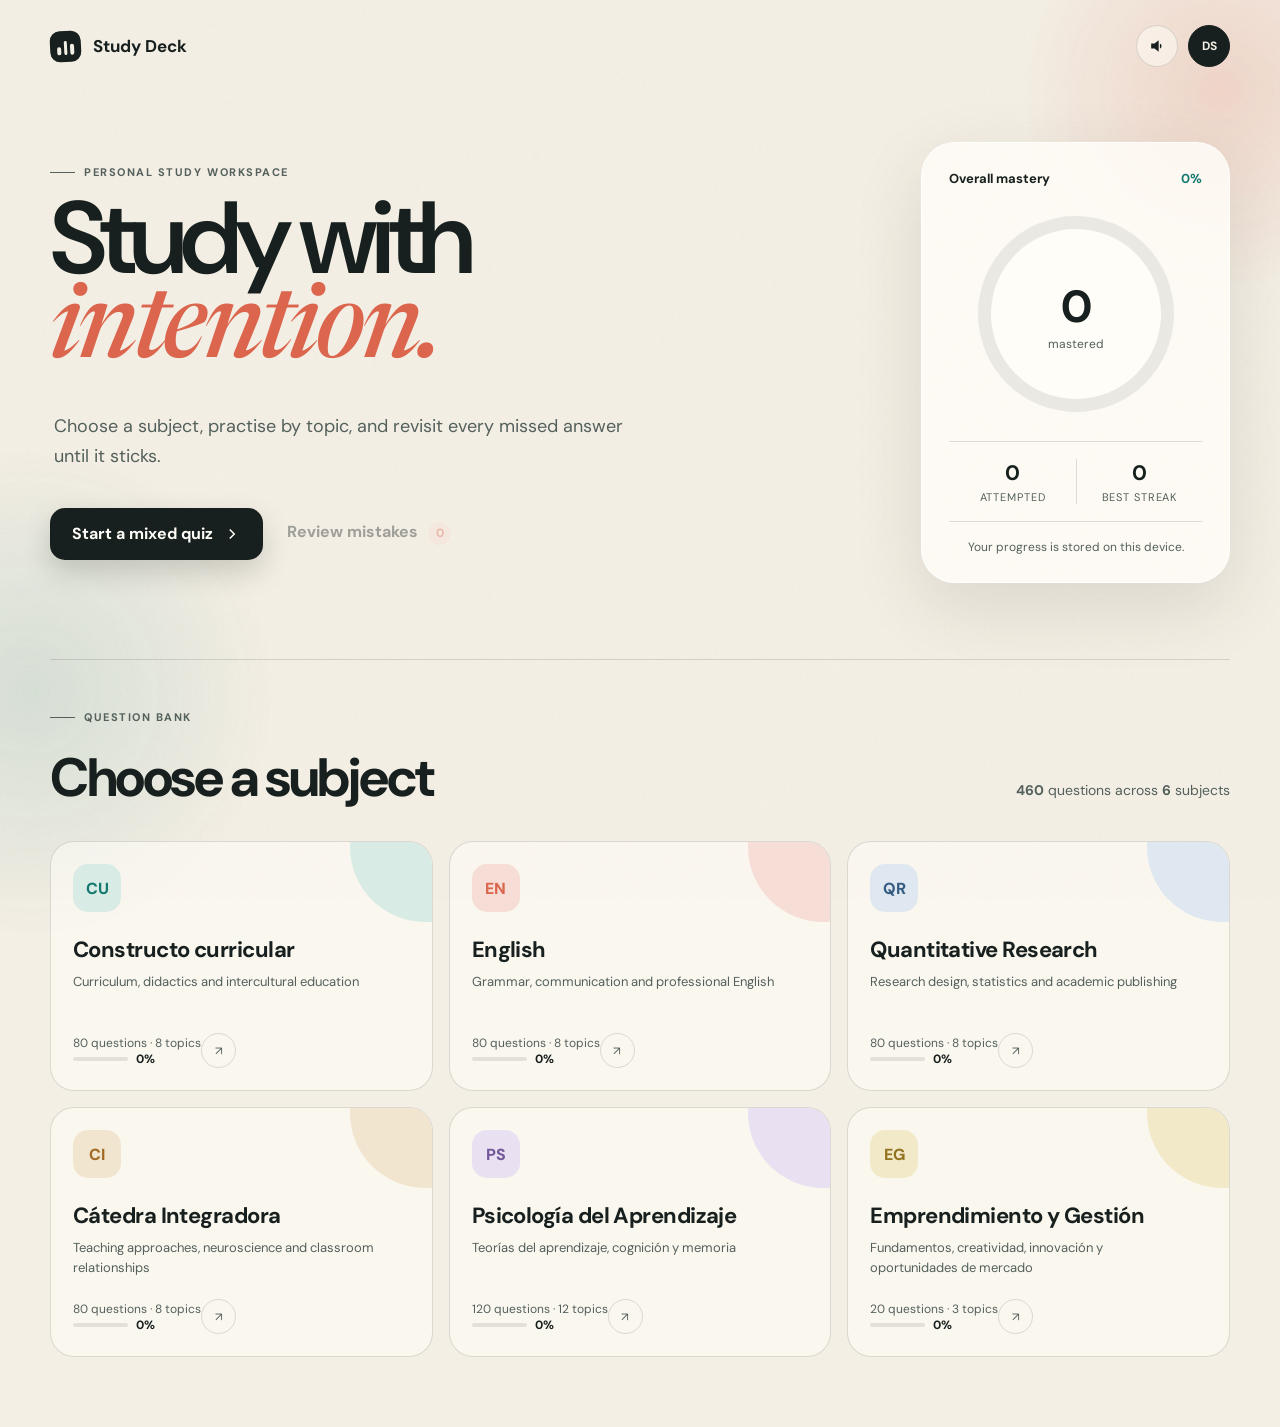
<file: study-deck/index.html>
<!doctype html>
<html lang="en">
<head>
  <meta charset="utf-8">
  <meta name="viewport" content="width=device-width, initial-scale=1, viewport-fit=cover">
  <meta name="theme-color" content="#f4efe5">
  <meta name="description" content="Interactive study quizzes with adaptive reinforcement for incorrect answers.">
  <title>Study Deck · Interactive Revision</title>
  <link rel="stylesheet" href="styles.css">
</head>
<body>
  <div class="page-noise" aria-hidden="true"></div>
  <div class="ambient ambient-one" aria-hidden="true"></div>
  <div class="ambient ambient-two" aria-hidden="true"></div>

  <header class="site-header">
    <button class="brand" id="brandButton" type="button" aria-label="Go to subjects">
      <span class="brand-mark" aria-hidden="true"><i></i><i></i><i></i></span>
      <span>Study Deck</span>
    </button>
    <div class="header-actions">
      <button class="icon-button" id="soundButton" type="button" aria-label="Toggle sound" title="Toggle sound">
        <svg viewBox="0 0 24 24" aria-hidden="true"><path d="M5 9v6h4l5 4V5L9 9H5Zm12.5 3a3.5 3.5 0 0 0-2-3.15v6.3A3.5 3.5 0 0 0 17.5 12Z"/></svg>
      </button>
      <button class="avatar-button" id="resetButton" type="button" title="Reset progress" aria-label="Reset progress">DS</button>
    </div>
  </header>

  <main id="app" tabindex="-1">
    <section class="view home-view is-active" id="homeView" aria-labelledby="homeTitle">
      <div class="hero-grid">
        <div class="hero-copy reveal">
          <p class="eyebrow"><span></span> Personal study workspace</p>
          <h1 id="homeTitle">Study with<br><em>intention.</em></h1>
          <p class="hero-text">Choose a subject, practise by topic, and revisit every missed answer until it sticks.</p>
          <div class="hero-actions">
            <button class="primary-button" id="quickStartButton" type="button">
              Start a mixed quiz
              <svg viewBox="0 0 24 24" aria-hidden="true"><path d="m9 18 6-6-6-6"/></svg>
            </button>
            <button class="text-button" id="reviewButton" type="button" disabled>Review mistakes <span id="reviewCount">0</span></button>
          </div>
        </div>

        <aside class="progress-card reveal delay-one" aria-label="Study progress">
          <div class="progress-card-top">
            <span>Overall mastery</span>
            <span id="masteryPercent">0%</span>
          </div>
          <div class="mastery-ring" id="masteryRing" style="--value:0">
            <div>
              <strong id="masteredCount">0</strong>
              <span>mastered</span>
            </div>
          </div>
          <div class="mini-stats">
            <div><strong id="attemptedCount">0</strong><span>attempted</span></div>
            <div><strong id="bestStreak">0</strong><span>best streak</span></div>
          </div>
          <p class="progress-note" id="progressNote">Your progress is stored on this device.</p>
        </aside>
      </div>

      <section class="subjects-section reveal delay-two" aria-labelledby="subjectsTitle">
        <div class="section-heading">
          <div>
            <p class="eyebrow"><span></span> Question bank</p>
            <h2 id="subjectsTitle">Choose a subject</h2>
          </div>
          <p><strong id="totalQuestionCount">567</strong> questions across <strong id="subjectCount">6</strong> subjects</p>
        </div>
        <div class="subject-grid" id="subjectGrid"></div>
      </section>
    </section>

    <section class="view quiz-view" id="quizView" aria-labelledby="questionText">
      <div class="quiz-shell">
        <div class="quiz-toolbar">
          <button class="back-button" id="quitQuizButton" type="button">
            <svg viewBox="0 0 24 24" aria-hidden="true"><path d="m15 18-6-6 6-6"/></svg>
            Subjects
          </button>
          <div class="quiz-meta">
            <span id="quizSubject">Subject</span>
            <strong id="quizCounter">1 / 10</strong>
          </div>
          <div class="streak-pill" title="Current correct-answer streak">
            <span aria-hidden="true">↗</span><strong id="currentStreak">0</strong>
          </div>
        </div>
        <div class="quiz-progress" aria-label="Quiz progress"><i id="quizProgressBar"></i></div>

        <article class="question-card" id="questionCard">
          <div class="question-topline">
            <span class="topic-label" id="topicLabel"></span>
            <span class="reinforcement-label" id="reinforcementLabel">Reinforcement</span>
          </div>
          <p class="question-number" id="questionNumber">Question 1</p>
          <h2 id="questionText"></h2>
          <div class="answer-grid" id="answerGrid" role="group" aria-labelledby="questionText"></div>
          <div class="feedback-panel" id="feedbackPanel" aria-live="polite">
            <div class="feedback-icon" id="feedbackIcon"></div>
            <div>
              <strong id="feedbackTitle"></strong>
              <p id="feedbackText"></p>
            </div>
          </div>
          <div class="question-footer">
            <p><kbd>1</kbd>–<kbd>4</kbd> to answer <span>·</span> <kbd>Enter</kbd> to continue</p>
            <button class="primary-button next-button" id="nextButton" type="button" disabled>
              Continue
              <svg viewBox="0 0 24 24" aria-hidden="true"><path d="m9 18 6-6-6-6"/></svg>
            </button>
          </div>
        </article>
      </div>
    </section>

    <section class="view results-view" id="resultsView" aria-labelledby="resultsTitle">
      <div class="results-card">
        <div class="results-stamp" id="resultsStamp"><span></span></div>
        <p class="eyebrow centered"><span></span> Session complete <span></span></p>
        <h1 id="resultsTitle">Good work.</h1>
        <p class="results-summary" id="resultsSummary"></p>
        <div class="result-score-row">
          <div class="result-score"><strong id="resultPercent">0%</strong><span>first-try score</span></div>
          <div class="result-stat"><strong id="resultCorrect">0/0</strong><span>correct</span></div>
          <div class="result-stat"><strong id="resultReinforced">0</strong><span>reinforced</span></div>
        </div>
        <div class="results-breakdown" id="resultsBreakdown"></div>
        <div class="results-actions">
          <button class="primary-button" id="retryMistakesButton" type="button">Practise mistakes</button>
          <button class="secondary-button" id="backHomeButton" type="button">Back to subjects</button>
        </div>
      </div>
    </section>
  </main>

  <dialog class="setup-dialog" id="setupDialog">
    <form method="dialog" id="setupForm">
      <div class="dialog-handle" aria-hidden="true"></div>
      <div class="dialog-heading">
        <div>
          <p class="eyebrow"><span></span> New session</p>
          <h2 id="setupSubjectName">Subject</h2>
        </div>
        <button class="close-button" value="cancel" type="submit" aria-label="Close">×</button>
      </div>
      <label class="field-label" for="topicSelect">Topic</label>
      <div class="select-wrap">
        <select id="topicSelect" name="topic"></select>
        <svg viewBox="0 0 24 24" aria-hidden="true"><path d="m7 10 5 5 5-5"/></svg>
      </div>

      <fieldset>
        <legend>Session length</legend>
        <div class="segmented" id="lengthOptions">
          <label><input type="radio" name="length" value="10" checked><span>10</span></label>
          <label><input type="radio" name="length" value="20"><span>20</span></label>
          <label><input type="radio" name="length" value="all"><span>All</span></label>
        </div>
      </fieldset>

      <fieldset>
        <legend>Study mode</legend>
        <div class="mode-grid">
          <label class="mode-option">
            <input type="radio" name="mode" value="learn" checked>
            <span><i>↻</i><strong>Learn</strong><small>Instant feedback and spaced retries</small></span>
          </label>
          <label class="mode-option">
            <input type="radio" name="mode" value="exam">
            <span><i>◎</i><strong>Exam</strong><small>Feedback appears at the end</small></span>
          </label>
        </div>
      </fieldset>

      <button class="primary-button dialog-start" id="startQuizButton" value="default" type="submit">Begin session</button>
    </form>
  </dialog>

  <dialog class="confirm-dialog" id="confirmDialog">
    <form method="dialog">
      <div class="confirm-icon">!</div>
      <h2 id="confirmTitle">Leave this session?</h2>
      <p id="confirmText">Your current quiz progress will be lost.</p>
      <div>
        <button class="secondary-button" value="cancel">Stay here</button>
        <button class="danger-button" id="confirmActionButton" value="confirm">Leave session</button>
      </div>
    </form>
  </dialog>

  <script src="questions.js"></script>
  <script src="app.js"></script>
</body>
</html>
</file>
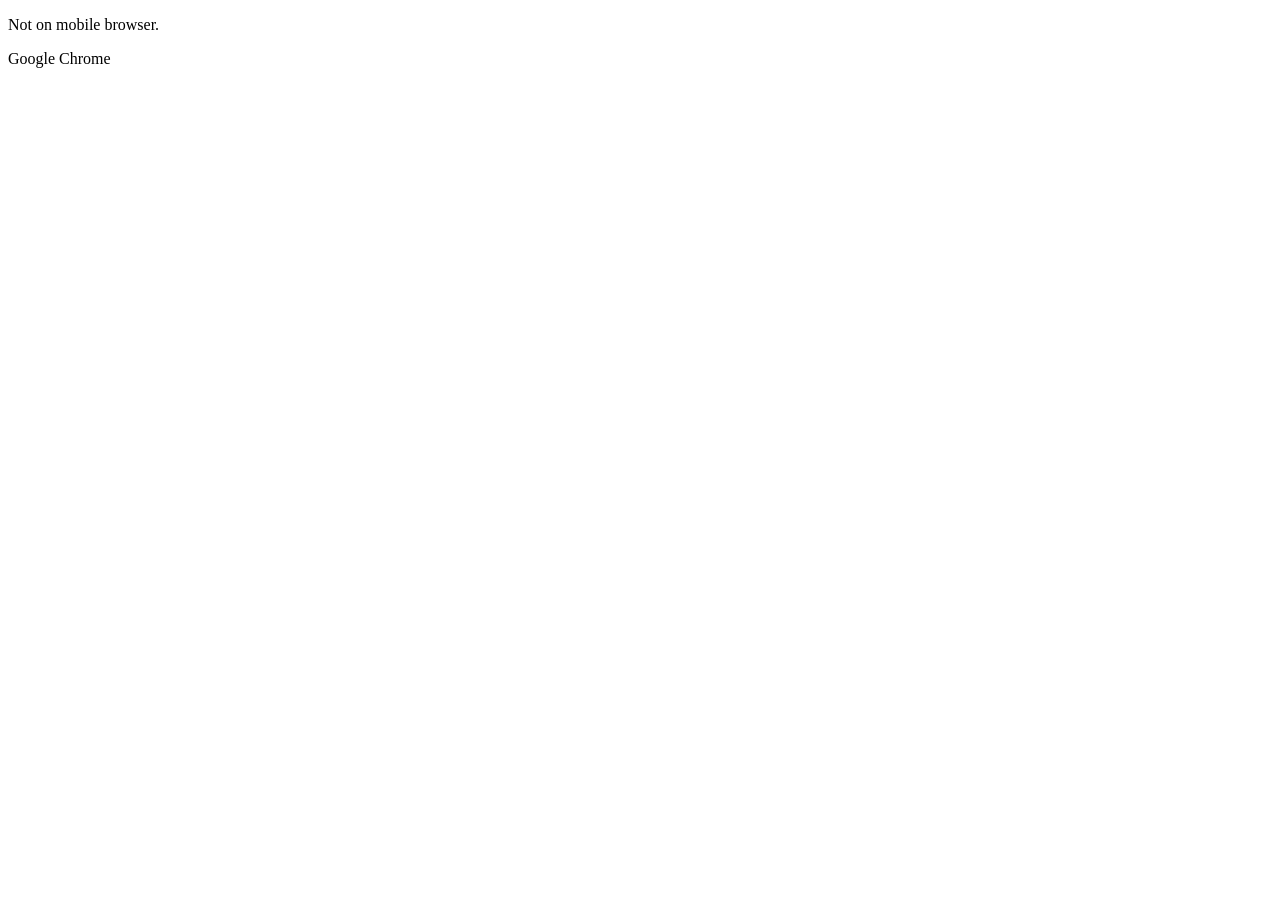
<file: Test Multiplatform.html>
<!DOCTYPE html>
<html>

    <head>
        <meta charset="utf-8">
        <meta http-equiv="X-UA-Compatible" content="IE=edge">
        <title>Test</title>
        <meta name="description" content="">
        <meta name="viewport" content="width=device-width, initial-scale=1">
        <link rel="stylesheet" href="">
    </head>

    <body>
        <p id="mobile"></p>
        <p id="os"></p>
        <p id="nav"></p>
        <script>

            function mobileAndTabletCheck() {
                (function(a){if(/(android|bb\d+|meego).+mobile|avantgo|bada\/|blackberry|blazer|compal|elaine|fennec|hiptop|iemobile|ip(hone|od)|iris|kindle|lge |maemo|midp|mmp|mobile.+firefox|netfront|opera m(ob|in)i|palm( os)?|phone|p(ixi|re)\/|plucker|pocket|psp|series(4|6)0|symbian|treo|up\.(browser|link)|vodafone|wap|windows ce|xda|xiino|android|ipad|playbook|silk/i.test(a)||/1207|6310|6590|3gso|4thp|50[1-6]i|770s|802s|a wa|abac|ac(er|oo|s\-)|ai(ko|rn)|al(av|ca|co)|amoi|an(ex|ny|yw)|aptu|ar(ch|go)|as(te|us)|attw|au(di|\-m|r |s )|avan|be(ck|ll|nq)|bi(lb|rd)|bl(ac|az)|br(e|v)w|bumb|bw\-(n|u)|c55\/|capi|ccwa|cdm\-|cell|chtm|cldc|cmd\-|co(mp|nd)|craw|da(it|ll|ng)|dbte|dc\-s|devi|dica|dmob|do(c|p)o|ds(12|\-d)|el(49|ai)|em(l2|ul)|er(ic|k0)|esl8|ez([4-7]0|os|wa|ze)|fetc|fly(\-|_)|g1 u|g560|gene|gf\-5|g\-mo|go(\.w|od)|gr(ad|un)|haie|hcit|hd\-(m|p|t)|hei\-|hi(pt|ta)|hp( i|ip)|hs\-c|ht(c(\-| |_|a|g|p|s|t)|tp)|hu(aw|tc)|i\-(20|go|ma)|i230|iac( |\-|\/)|ibro|idea|ig01|ikom|im1k|inno|ipaq|iris|ja(t|v)a|jbro|jemu|jigs|kddi|keji|kgt( |\/)|klon|kpt |kwc\-|kyo(c|k)|le(no|xi)|lg( g|\/(k|l|u)|50|54|\-[a-w])|libw|lynx|m1\-w|m3ga|m50\/|ma(te|ui|xo)|mc(01|21|ca)|m\-cr|me(rc|ri)|mi(o8|oa|ts)|mmef|mo(01|02|bi|de|do|t(\-| |o|v)|zz)|mt(50|p1|v )|mwbp|mywa|n10[0-2]|n20[2-3]|n30(0|2)|n50(0|2|5)|n7(0(0|1)|10)|ne((c|m)\-|on|tf|wf|wg|wt)|nok(6|i)|nzph|o2im|op(ti|wv)|oran|owg1|p800|pan(a|d|t)|pdxg|pg(13|\-([1-8]|c))|phil|pire|pl(ay|uc)|pn\-2|po(ck|rt|se)|prox|psio|pt\-g|qa\-a|qc(07|12|21|32|60|\-[2-7]|i\-)|qtek|r380|r600|raks|rim9|ro(ve|zo)|s55\/|sa(ge|ma|mm|ms|ny|va)|sc(01|h\-|oo|p\-)|sdk\/|se(c(\-|0|1)|47|mc|nd|ri)|sgh\-|shar|sie(\-|m)|sk\-0|sl(45|id)|sm(al|ar|b3|it|t5)|so(ft|ny)|sp(01|h\-|v\-|v )|sy(01|mb)|t2(18|50)|t6(00|10|18)|ta(gt|lk)|tcl\-|tdg\-|tel(i|m)|tim\-|t\-mo|to(pl|sh)|ts(70|m\-|m3|m5)|tx\-9|up(\.b|g1|si)|utst|v400|v750|veri|vi(rg|te)|vk(40|5[0-3]|\-v)|vm40|voda|vulc|vx(52|53|60|61|70|80|81|83|85|98)|w3c(\-| )|webc|whit|wi(g |nc|nw)|wmlb|wonu|x700|yas\-|your|zeto|zte\-/i.test(a.substr(0,4))) return true;})(navigator.userAgent||navigator.vendor||window.opera);
                return false;
            }
            document.getElementById("mobile").innerHTML = mobileAndTabletCheck() ? "On mobile browser." : "Not on mobile browser.";

            if (mobileAndTabletCheck()) {
                if ( navigator.userAgent.match(/android/i) ) {
                    document.getElementById("os").innerHTML = "Android OS";
                }
            }
            
            if ( navigator.userAgent.match(/Edg/i) ) {
                document.getElementById("nav").innerHTML = "Microsoft Edge";
            }
            else if ( navigator.userAgent.match(/Chrome/i) ) {
                document.getElementById("nav").innerHTML = "Google Chrome";
            }

        </script>

    </body>

</html>
</file>
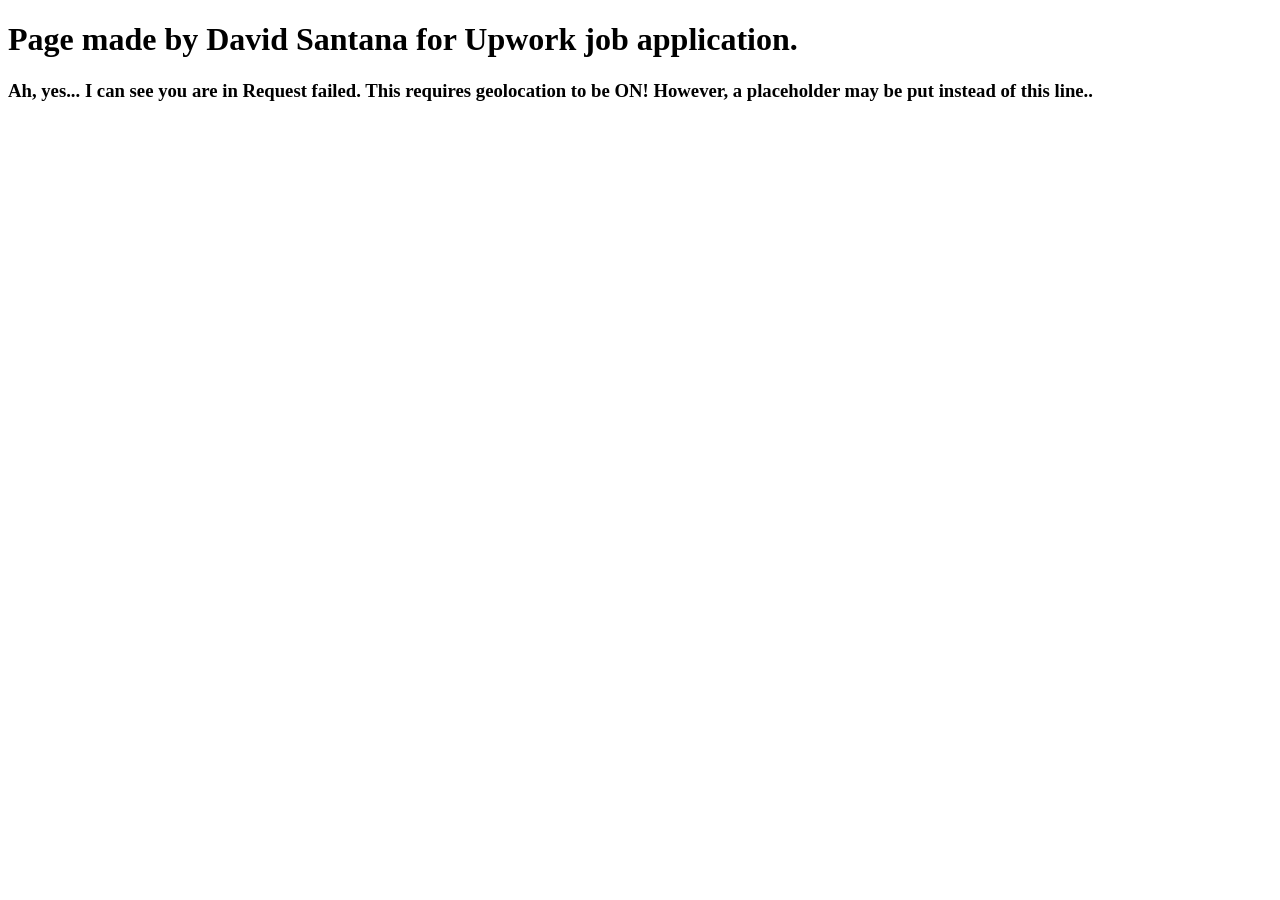
<file: test-geolocation.html>
<!DOCTYPE html>
<html>

    <head>
        <meta charset="utf-8">
        <meta http-equiv="X-UA-Compatible" content="IE=edge">
        <title>Sample Script for Upwork</title>
        <meta name="description" content="">
        <meta name="viewport" content="width=device-width, initial-scale=1">
        <link rel="stylesheet" href="">
    </head>

    <body>
        <h1>Page made by David Santana for Upwork job application.</h1>
        <h3>Ah, yes... I can see you are in <span id="result"></span>.</h3>

        <script>
           
           fetch('https://extreme-ip-lookup.com/json/')
            .then( res => res.json())
            .then(response => {
                document.getElementById("result").innerHTML = response.country;
            })
            .catch((data, status) => {
                document.getElementById("result").innerHTML = "Request failed. This requires geolocation to be ON! However, a placeholder may be put instead of this line.";
            })

        </script>

    </body>

</html>
</file>
<file: study-deck/styles.css>
@import url('https://fonts.googleapis.com/css2?family=DM+Sans:wght@400;500;600;700&family=Newsreader:ital,opsz,wght@1,6..72,500&display=swap');

:root {
  --paper: #f4efe5;
  --paper-deep: #e9e0d1;
  --ink: #17201e;
  --ink-soft: #53605b;
  --line: rgba(23, 32, 30, .14);
  --card: rgba(255, 253, 248, .82);
  --white: #fffdf8;
  --teal: #16796f;
  --teal-soft: #d8ebe5;
  --coral: #db654d;
  --coral-soft: #f6ddd6;
  --gold: #d4a72c;
  --navy: #243c56;
  --shadow: 0 24px 70px rgba(47, 42, 32, .12);
  --radius-xl: 34px;
  --radius-lg: 24px;
  --radius-md: 17px;
  --ease: cubic-bezier(.22, 1, .36, 1);
}

* { box-sizing: border-box; }
html { scroll-behavior: smooth; }
body {
  margin: 0;
  min-width: 320px;
  min-height: 100vh;
  color: var(--ink);
  background: var(--paper);
  font-family: "DM Sans", system-ui, sans-serif;
  -webkit-font-smoothing: antialiased;
  overflow-x: hidden;
}
button, select, input { font: inherit; }
button { color: inherit; }
button, .subject-card, .answer-button, label { -webkit-tap-highlight-color: transparent; }

.page-noise {
  position: fixed; inset: 0; pointer-events: none; z-index: -1; opacity: .22;
  background-image: url("data:image/svg+xml,%3Csvg viewBox='0 0 220 220' xmlns='http://www.w3.org/2000/svg'%3E%3Cfilter id='n'%3E%3CfeTurbulence type='fractalNoise' baseFrequency='.92' numOctaves='3' stitchTiles='stitch'/%3E%3C/filter%3E%3Crect width='100%25' height='100%25' filter='url(%23n)' opacity='.13'/%3E%3C/svg%3E");
}
.ambient { position: fixed; border-radius: 50%; filter: blur(2px); pointer-events: none; z-index: -2; opacity: .8; }
.ambient-one { width: 420px; height: 420px; right: -150px; top: -120px; background: radial-gradient(circle, rgba(219,101,77,.23), transparent 68%); animation: float 11s ease-in-out infinite; }
.ambient-two { width: 520px; height: 520px; left: -230px; top: 48%; background: radial-gradient(circle, rgba(22,121,111,.16), transparent 68%); animation: float 14s ease-in-out infinite reverse; }

.site-header {
  width: min(1180px, calc(100% - 48px));
  margin: 0 auto;
  height: 92px;
  display: flex; align-items: center; justify-content: space-between;
}
.brand { border: 0; background: none; padding: 8px 0; display: inline-flex; align-items: center; gap: 12px; font-weight: 700; font-size: 17px; cursor: pointer; }
.brand-mark { width: 31px; height: 31px; border-radius: 10px; background: var(--ink); display: flex; align-items: end; justify-content: center; gap: 3px; padding: 7px; transform: rotate(-3deg); }
.brand-mark i { width: 4px; border-radius: 4px; background: var(--paper); display: block; }
.brand-mark i:nth-child(1) { height: 8px; }
.brand-mark i:nth-child(2) { height: 14px; }
.brand-mark i:nth-child(3) { height: 11px; }
.header-actions { display: flex; gap: 10px; }
.icon-button, .avatar-button, .close-button {
  width: 42px; height: 42px; border-radius: 50%; border: 1px solid var(--line); background: rgba(255,253,248,.52); cursor: pointer; display: grid; place-items: center; transition: .25s var(--ease);
}
.icon-button:hover, .avatar-button:hover, .close-button:hover { transform: translateY(-2px); background: var(--white); box-shadow: 0 10px 24px rgba(23,32,30,.09); }
.icon-button svg { width: 20px; fill: currentColor; }
.icon-button.is-muted { color: #9b958a; }
.avatar-button { background: var(--ink); color: var(--paper); font-size: 12px; font-weight: 700; border-color: var(--ink); }

main { width: min(1180px, calc(100% - 48px)); margin: 0 auto; padding-bottom: 70px; }
.view { display: none; }
.view.is-active { display: block; animation: viewIn .6s var(--ease) both; }

.hero-grid { min-height: 530px; display: grid; grid-template-columns: minmax(0, 1.45fr) minmax(300px, .55fr); gap: 58px; align-items: center; padding: 50px 0 76px; }
.eyebrow { margin: 0 0 18px; text-transform: uppercase; letter-spacing: .14em; font-size: 11px; font-weight: 700; color: var(--ink-soft); display: flex; align-items: center; gap: 9px; }
.eyebrow > span { width: 25px; height: 1px; background: currentColor; display: inline-block; }
.hero-copy h1 { margin: 0; font-size: clamp(62px, 8vw, 110px); line-height: .82; letter-spacing: -.065em; font-weight: 600; max-width: 760px; }
.hero-copy h1 em { font-family: "Newsreader", Georgia, serif; font-weight: 500; color: var(--coral); letter-spacing: -.045em; }
.hero-text { max-width: 570px; margin: 36px 0 0 4px; font-size: 18px; line-height: 1.65; color: var(--ink-soft); }
.hero-actions { display: flex; align-items: center; gap: 24px; margin-top: 36px; flex-wrap: wrap; }

.primary-button, .secondary-button, .danger-button {
  min-height: 52px; padding: 0 22px; border-radius: 15px; border: 0; cursor: pointer; font-weight: 700; display: inline-flex; align-items: center; justify-content: center; gap: 10px; transition: transform .25s var(--ease), box-shadow .25s var(--ease), background .25s;
}
.primary-button { background: var(--ink); color: var(--white); box-shadow: 0 12px 28px rgba(23,32,30,.18); }
.primary-button:hover { transform: translateY(-3px); box-shadow: 0 18px 35px rgba(23,32,30,.23); }
.primary-button:active { transform: translateY(0) scale(.98); }
.primary-button svg { width: 18px; fill: none; stroke: currentColor; stroke-width: 2; }
.primary-button:disabled { opacity: .42; cursor: default; transform: none; box-shadow: none; }
.secondary-button { border: 1px solid var(--line); background: var(--white); }
.secondary-button:hover { transform: translateY(-2px); box-shadow: 0 10px 24px rgba(23,32,30,.08); }
.danger-button { background: var(--coral); color: white; }
.text-button { border: 0; background: transparent; padding: 12px 0; color: var(--ink); font-weight: 700; cursor: pointer; border-bottom: 1px solid var(--ink); }
.text-button span { margin-left: 6px; min-width: 23px; height: 23px; padding: 0 7px; display: inline-grid; place-items: center; border-radius: 30px; background: var(--coral-soft); color: var(--coral); font-size: 12px; }
.text-button:disabled { opacity: .38; cursor: default; border-color: transparent; }

.progress-card { background: var(--card); backdrop-filter: blur(16px); border: 1px solid rgba(255,255,255,.75); border-radius: var(--radius-xl); padding: 27px; box-shadow: var(--shadow); transform: rotate(1.2deg); }
.progress-card-top { display: flex; justify-content: space-between; font-size: 13px; font-weight: 700; }
.progress-card-top span:last-child { color: var(--teal); }
.mastery-ring { --value: 0; width: 196px; aspect-ratio: 1; margin: 29px auto; border-radius: 50%; display: grid; place-items: center; background: conic-gradient(var(--teal) calc(var(--value) * 1%), rgba(23,32,30,.08) 0); position: relative; transition: --value 1s var(--ease); }
.mastery-ring::before { content: ""; position: absolute; inset: 13px; border-radius: inherit; background: var(--white); }
.mastery-ring > div { position: relative; display: grid; text-align: center; }
.mastery-ring strong { font-size: 45px; letter-spacing: -.05em; }
.mastery-ring span { color: var(--ink-soft); font-size: 12px; }
.mini-stats { border-top: 1px solid var(--line); border-bottom: 1px solid var(--line); display: grid; grid-template-columns: 1fr 1fr; padding: 17px 0; }
.mini-stats div { display: grid; gap: 3px; text-align: center; }
.mini-stats div + div { border-left: 1px solid var(--line); }
.mini-stats strong { font-size: 21px; }
.mini-stats span { color: var(--ink-soft); font-size: 11px; text-transform: uppercase; letter-spacing: .08em; }
.progress-note { color: var(--ink-soft); font-size: 12px; margin: 17px 0 0; text-align: center; }

.subjects-section { border-top: 1px solid var(--line); padding-top: 50px; }
.section-heading { display: flex; justify-content: space-between; align-items: end; gap: 24px; margin-bottom: 28px; }
.section-heading h2 { font-size: clamp(34px, 5vw, 54px); letter-spacing: -.045em; margin: 0; }
.section-heading > p { color: var(--ink-soft); font-size: 14px; }
.subject-grid { display: grid; grid-template-columns: repeat(6, 1fr); gap: 16px; }
.subject-card { grid-column: span 2; min-height: 250px; border: 1px solid var(--line); border-radius: var(--radius-lg); padding: 22px; background: rgba(255,253,248,.54); cursor: pointer; text-align: left; position: relative; overflow: hidden; transition: .38s var(--ease); display: flex; flex-direction: column; }
.subject-card::after { content: ""; position: absolute; width: 150px; height: 150px; border-radius: 50%; right: -68px; top: -70px; background: var(--accent-soft); transition: transform .5s var(--ease); }
.subject-card:hover { transform: translateY(-7px); background: var(--white); box-shadow: 0 20px 50px rgba(42,39,31,.11); }
.subject-card:hover::after { transform: scale(1.28); }
.subject-icon { width: 48px; height: 48px; border-radius: 15px; display: grid; place-items: center; background: var(--accent-soft); color: var(--accent); font-size: 16px; font-weight: 800; position: relative; z-index: 1; }
.subject-card h3 { font-size: 22px; margin: 23px 0 8px; letter-spacing: -.025em; }
.subject-card > p { color: var(--ink-soft); line-height: 1.5; font-size: 13px; margin: 0; max-width: 310px; }
.subject-card-footer { margin-top: auto; padding-top: 20px; display: flex; align-items: center; justify-content: space-between; font-size: 12px; }
.subject-card-footer span { color: var(--ink-soft); }
.subject-progress { display: flex; align-items: center; gap: 8px; }
.subject-progress i { display: block; width: 55px; height: 4px; border-radius: 5px; background: rgba(23,32,30,.1); overflow: hidden; }
.subject-progress i::after { content: ""; height: 100%; width: var(--progress); background: var(--accent); display: block; border-radius: inherit; }
.subject-arrow { width: 35px; height: 35px; border-radius: 50%; border: 1px solid var(--line); display: grid; place-items: center; transition: .3s var(--ease); }
.subject-card:hover .subject-arrow { background: var(--ink); color: white; transform: rotate(-12deg); }

.quiz-shell { max-width: 900px; margin: 12px auto 0; }
.quiz-toolbar { display: grid; grid-template-columns: 1fr auto 1fr; align-items: center; gap: 20px; margin-bottom: 15px; }
.back-button { justify-self: start; border: 0; background: none; padding: 10px 0; display: flex; align-items: center; gap: 7px; cursor: pointer; font-weight: 700; color: var(--ink-soft); }
.back-button svg { width: 19px; fill: none; stroke: currentColor; stroke-width: 2; }
.quiz-meta { text-align: center; display: grid; gap: 2px; }
.quiz-meta span { font-size: 12px; color: var(--ink-soft); }
.quiz-meta strong { font-size: 14px; }
.streak-pill { justify-self: end; height: 37px; padding: 0 13px; display: flex; align-items: center; gap: 7px; border-radius: 30px; background: var(--teal-soft); color: var(--teal); }
.streak-pill span { font-size: 18px; }
.quiz-progress { height: 5px; border-radius: 10px; background: rgba(23,32,30,.09); overflow: hidden; margin-bottom: 24px; }
.quiz-progress i { display: block; height: 100%; width: 0; border-radius: inherit; background: var(--teal); transition: width .55s var(--ease); }
.question-card { background: var(--white); border: 1px solid rgba(255,255,255,.9); border-radius: var(--radius-xl); min-height: 590px; padding: clamp(26px, 5vw, 52px); box-shadow: var(--shadow); display: flex; flex-direction: column; position: relative; overflow: hidden; }
.question-card::before { content: ""; position: absolute; top: -80px; right: -70px; width: 210px; height: 210px; border-radius: 50%; background: rgba(22,121,111,.05); }
.question-card.is-changing { animation: cardSwap .46s var(--ease); }
.question-card.is-wrong { animation: shake .38s ease; }
.question-topline { display: flex; justify-content: space-between; align-items: center; gap: 12px; position: relative; }
.topic-label { color: var(--teal); background: var(--teal-soft); border-radius: 30px; padding: 7px 11px; font-size: 11px; font-weight: 700; max-width: 75%; overflow: hidden; text-overflow: ellipsis; white-space: nowrap; }
.reinforcement-label { display: none; background: var(--coral-soft); color: var(--coral); border-radius: 30px; padding: 7px 11px; font-size: 11px; font-weight: 700; }
.reinforcement-label.is-visible { display: inline-flex; animation: pop .35s var(--ease); }
.question-number { margin: 30px 0 8px; color: var(--ink-soft); font-size: 12px; text-transform: uppercase; letter-spacing: .12em; font-weight: 700; }
.question-card h2 { margin: 0 0 31px; font-size: clamp(24px, 4vw, 38px); line-height: 1.2; letter-spacing: -.035em; max-width: 760px; position: relative; }
.answer-grid { display: grid; grid-template-columns: 1fr 1fr; gap: 12px; }
.answer-button { min-height: 82px; border: 1px solid var(--line); background: #fcfaf5; border-radius: var(--radius-md); padding: 15px 17px; display: flex; align-items: center; gap: 14px; cursor: pointer; text-align: left; line-height: 1.35; font-weight: 600; transition: .25s var(--ease); position: relative; }
.answer-button:hover:not(:disabled) { transform: translateY(-3px); border-color: rgba(23,32,30,.35); box-shadow: 0 9px 20px rgba(30,34,30,.07); }
.answer-letter { width: 33px; height: 33px; border-radius: 10px; border: 1px solid var(--line); display: grid; place-items: center; flex: 0 0 auto; font-size: 12px; background: white; }
.answer-button.is-selected { border-color: var(--navy); box-shadow: 0 0 0 1px var(--navy); }
.answer-button.is-correct { border-color: var(--teal); background: var(--teal-soft); color: #0f5c54; }
.answer-button.is-correct .answer-letter { border-color: var(--teal); background: var(--teal); color: white; }
.answer-button.is-wrong { border-color: var(--coral); background: var(--coral-soft); color: #a43d2c; }
.answer-button.is-wrong .answer-letter { border-color: var(--coral); background: var(--coral); color: white; }
.answer-button:disabled { cursor: default; }
.feedback-panel { display: none; align-items: start; gap: 13px; margin-top: 18px; border-radius: var(--radius-md); padding: 15px 17px; background: #f4f2ec; }
.feedback-panel.is-visible { display: flex; animation: feedbackIn .4s var(--ease); }
.feedback-panel.is-correct { background: var(--teal-soft); color: #0f5c54; }
.feedback-panel.is-wrong { background: var(--coral-soft); color: #903526; }
.feedback-icon { width: 27px; height: 27px; border-radius: 50%; display: grid; place-items: center; flex: 0 0 auto; border: 1px solid currentColor; font-weight: 800; }
.feedback-panel strong { font-size: 14px; }
.feedback-panel p { margin: 3px 0 0; font-size: 13px; line-height: 1.45; }
.question-footer { margin-top: auto; padding-top: 24px; display: flex; justify-content: space-between; align-items: center; gap: 20px; }
.question-footer > p { color: #8a887f; font-size: 11px; margin: 0; }
kbd { border: 1px solid var(--line); background: #f7f3eb; border-radius: 5px; padding: 2px 5px; font: inherit; }
.next-button { min-width: 145px; }

.results-card { max-width: 790px; margin: 36px auto 0; padding: clamp(32px, 6vw, 65px); background: var(--white); border-radius: var(--radius-xl); text-align: center; box-shadow: var(--shadow); border: 1px solid rgba(255,255,255,.8); position: relative; overflow: hidden; }
.results-card::before, .results-card::after { content: ""; position: absolute; border-radius: 50%; pointer-events: none; }
.results-card::before { width: 230px; height: 230px; top: -130px; left: -90px; background: var(--teal-soft); }
.results-card::after { width: 190px; height: 190px; right: -110px; bottom: -100px; background: var(--coral-soft); }
.results-stamp { width: 72px; height: 72px; margin: 0 auto 23px; border-radius: 50%; display: grid; place-items: center; background: var(--teal); transform: rotate(-8deg); box-shadow: 0 12px 28px rgba(22,121,111,.25); }
.results-stamp span { width: 28px; height: 15px; border-left: 4px solid white; border-bottom: 4px solid white; transform: rotate(-45deg) translateY(-3px); }
.eyebrow.centered { justify-content: center; }
.results-card h1 { margin: 0; font-size: clamp(48px, 8vw, 82px); letter-spacing: -.055em; }
.results-summary { max-width: 520px; margin: 15px auto 30px; color: var(--ink-soft); line-height: 1.6; }
.result-score-row { display: grid; grid-template-columns: 1.4fr 1fr 1fr; border: 1px solid var(--line); border-radius: var(--radius-lg); overflow: hidden; position: relative; z-index: 1; }
.result-score-row > div { padding: 23px 12px; display: grid; gap: 4px; background: rgba(255,253,248,.78); }
.result-score-row > div + div { border-left: 1px solid var(--line); }
.result-score strong { font-size: 35px; color: var(--teal); }
.result-stat strong { font-size: 25px; }
.result-score-row span { font-size: 11px; color: var(--ink-soft); text-transform: uppercase; letter-spacing: .08em; }
.results-breakdown { margin-top: 22px; text-align: left; display: grid; gap: 9px; position: relative; z-index: 1; }
.breakdown-row { display: grid; grid-template-columns: minmax(150px, 1fr) 2fr auto; gap: 13px; align-items: center; font-size: 12px; }
.breakdown-row > span:first-child { overflow: hidden; white-space: nowrap; text-overflow: ellipsis; }
.breakdown-bar { height: 6px; border-radius: 8px; background: rgba(23,32,30,.08); overflow: hidden; }
.breakdown-bar i { height: 100%; display: block; background: var(--teal); width: var(--score); border-radius: inherit; }
.results-actions { margin-top: 31px; display: flex; justify-content: center; gap: 11px; flex-wrap: wrap; position: relative; z-index: 1; }

.setup-dialog, .confirm-dialog { border: 0; padding: 0; border-radius: 28px; background: var(--white); color: var(--ink); box-shadow: 0 30px 100px rgba(20,25,23,.25); }
.setup-dialog { width: min(620px, calc(100% - 28px)); }
.setup-dialog::backdrop, .confirm-dialog::backdrop { background: rgba(23,32,30,.42); backdrop-filter: blur(8px); animation: fadeIn .25s ease; }
.setup-dialog[open] { animation: dialogIn .45s var(--ease); }
.setup-dialog form { padding: 32px; }
.dialog-handle { display: none; }
.dialog-heading { display: flex; justify-content: space-between; align-items: start; gap: 20px; margin-bottom: 27px; }
.dialog-heading h2 { margin: 0; font-size: 32px; letter-spacing: -.04em; }
.close-button { font-size: 26px; line-height: 1; }
.field-label, fieldset legend { font-size: 12px; font-weight: 700; margin-bottom: 9px; display: block; }
.select-wrap { position: relative; }
.select-wrap select { width: 100%; height: 54px; border: 1px solid var(--line); border-radius: 14px; background: #faf7f0; appearance: none; padding: 0 45px 0 15px; color: var(--ink); }
.select-wrap svg { position: absolute; width: 18px; right: 16px; top: 18px; fill: none; stroke: currentColor; stroke-width: 2; pointer-events: none; }
fieldset { border: 0; padding: 0; margin: 24px 0 0; }
.segmented { display: grid; grid-template-columns: repeat(3, 1fr); background: #ece7de; border-radius: 14px; padding: 4px; }
.segmented input, .mode-option input { position: absolute; opacity: 0; pointer-events: none; }
.segmented span { height: 44px; border-radius: 11px; display: grid; place-items: center; cursor: pointer; font-weight: 700; font-size: 13px; }
.segmented input:checked + span { background: var(--white); box-shadow: 0 4px 14px rgba(23,32,30,.1); }
.mode-grid { display: grid; grid-template-columns: 1fr 1fr; gap: 10px; }
.mode-option > span { min-height: 104px; border: 1px solid var(--line); border-radius: 15px; padding: 15px; display: grid; grid-template-columns: 34px 1fr; column-gap: 10px; align-content: center; cursor: pointer; transition: .2s; }
.mode-option i { grid-row: span 2; width: 34px; height: 34px; border-radius: 10px; background: #eee9e0; display: grid; place-items: center; font-style: normal; }
.mode-option strong { font-size: 14px; }
.mode-option small { color: var(--ink-soft); line-height: 1.35; margin-top: 3px; }
.mode-option input:checked + span { border-color: var(--teal); box-shadow: 0 0 0 1px var(--teal); background: rgba(216,235,229,.35); }
.mode-option input:checked + span i { background: var(--teal); color: white; }
.dialog-start { width: 100%; margin-top: 27px; }
.confirm-dialog { width: min(430px, calc(100% - 30px)); }
.confirm-dialog form { padding: 36px; text-align: center; }
.confirm-icon { width: 54px; height: 54px; margin: 0 auto 17px; display: grid; place-items: center; border-radius: 50%; background: var(--coral-soft); color: var(--coral); font-size: 25px; font-weight: 800; }
.confirm-dialog h2 { margin: 0 0 8px; }
.confirm-dialog p { color: var(--ink-soft); margin: 0 0 25px; }
.confirm-dialog form > div:last-child { display: flex; gap: 10px; justify-content: center; }

.reveal { opacity: 0; animation: revealUp .75s var(--ease) forwards; }
.delay-one { animation-delay: .12s; }
.delay-two { animation-delay: .22s; }

@keyframes revealUp { to { opacity: 1; transform: translateY(0); } from { opacity: 0; transform: translateY(25px); } }
@keyframes viewIn { from { opacity: 0; transform: translateY(15px); } to { opacity: 1; transform: none; } }
@keyframes cardSwap { 0% { opacity: 0; transform: translateX(20px) scale(.985); } 100% { opacity: 1; transform: none; } }
@keyframes feedbackIn { from { opacity: 0; transform: translateY(-8px); } to { opacity: 1; transform: none; } }
@keyframes dialogIn { from { opacity: 0; transform: translateY(25px) scale(.97); } to { opacity: 1; transform: none; } }
@keyframes fadeIn { from { opacity: 0; } }
@keyframes pop { 0% { transform: scale(.8); opacity: 0; } 100% { transform: none; opacity: 1; } }
@keyframes shake { 20%, 60% { transform: translateX(-5px); } 40%, 80% { transform: translateX(5px); } }
@keyframes float { 50% { transform: translate3d(20px, 25px, 0) scale(1.06); } }

@media (max-width: 900px) {
  .hero-grid { grid-template-columns: 1fr; gap: 38px; padding-top: 35px; }
  .progress-card { width: min(100%, 540px); transform: none; }
  .subject-grid { grid-template-columns: repeat(2, 1fr); }
  .subject-card, .subject-card:nth-child(4), .subject-card:nth-child(5) { grid-column: span 1; }
}

@media (max-width: 650px) {
  .site-header, main { width: min(100% - 28px, 1180px); }
  .site-header { height: 72px; }
  .hero-grid { min-height: 0; padding: 36px 0 58px; }
  .hero-copy h1 { font-size: clamp(55px, 18vw, 80px); }
  .hero-text { font-size: 16px; margin-top: 27px; }
  .progress-card { padding: 22px; }
  .mastery-ring { width: 170px; }
  .section-heading { align-items: start; flex-direction: column; }
  .section-heading > p { margin: 0; }
  .subject-grid { grid-template-columns: 1fr; }
  .subject-card { min-height: 225px; }
  .quiz-shell { margin-top: 0; }
  .quiz-toolbar { grid-template-columns: 1fr auto; }
  .quiz-meta { text-align: right; }
  .streak-pill { display: none; }
  .question-card { min-height: calc(100vh - 145px); padding: 24px 18px 20px; border-radius: 25px; }
  .topic-label { max-width: 68%; }
  .question-number { margin-top: 24px; }
  .question-card h2 { font-size: 25px; margin-bottom: 24px; }
  .answer-grid { grid-template-columns: 1fr; }
  .answer-button { min-height: 66px; }
  .question-footer { align-items: stretch; flex-direction: column-reverse; }
  .question-footer > p { text-align: center; display: none; }
  .next-button { width: 100%; }
  .result-score-row { grid-template-columns: 1fr 1fr; }
  .result-score { grid-column: span 2; border-bottom: 1px solid var(--line); }
  .result-score-row > div:nth-child(2) { border-left: 0; }
  .breakdown-row { grid-template-columns: minmax(110px, 1fr) 1.2fr auto; }
  .setup-dialog { margin: auto 14px 10px; width: calc(100% - 28px); max-height: 90vh; border-radius: 25px; }
  .setup-dialog form { padding: 13px 20px 23px; }
  .dialog-handle { display: block; width: 40px; height: 4px; background: #d3cdc2; border-radius: 5px; margin: 0 auto 18px; }
  .mode-grid { grid-template-columns: 1fr; }
}

@media (prefers-reduced-motion: reduce) {
  *, *::before, *::after { animation-duration: .01ms !important; animation-iteration-count: 1 !important; scroll-behavior: auto !important; transition-duration: .01ms !important; }
}

@property --value { syntax: '<number>'; inherits: true; initial-value: 0; }
.sr-only { position: absolute !important; width: 1px !important; height: 1px !important; padding: 0 !important; margin: -1px !important; overflow: hidden !important; clip: rect(0,0,0,0) !important; white-space: nowrap !important; border: 0 !important; }
</file>
